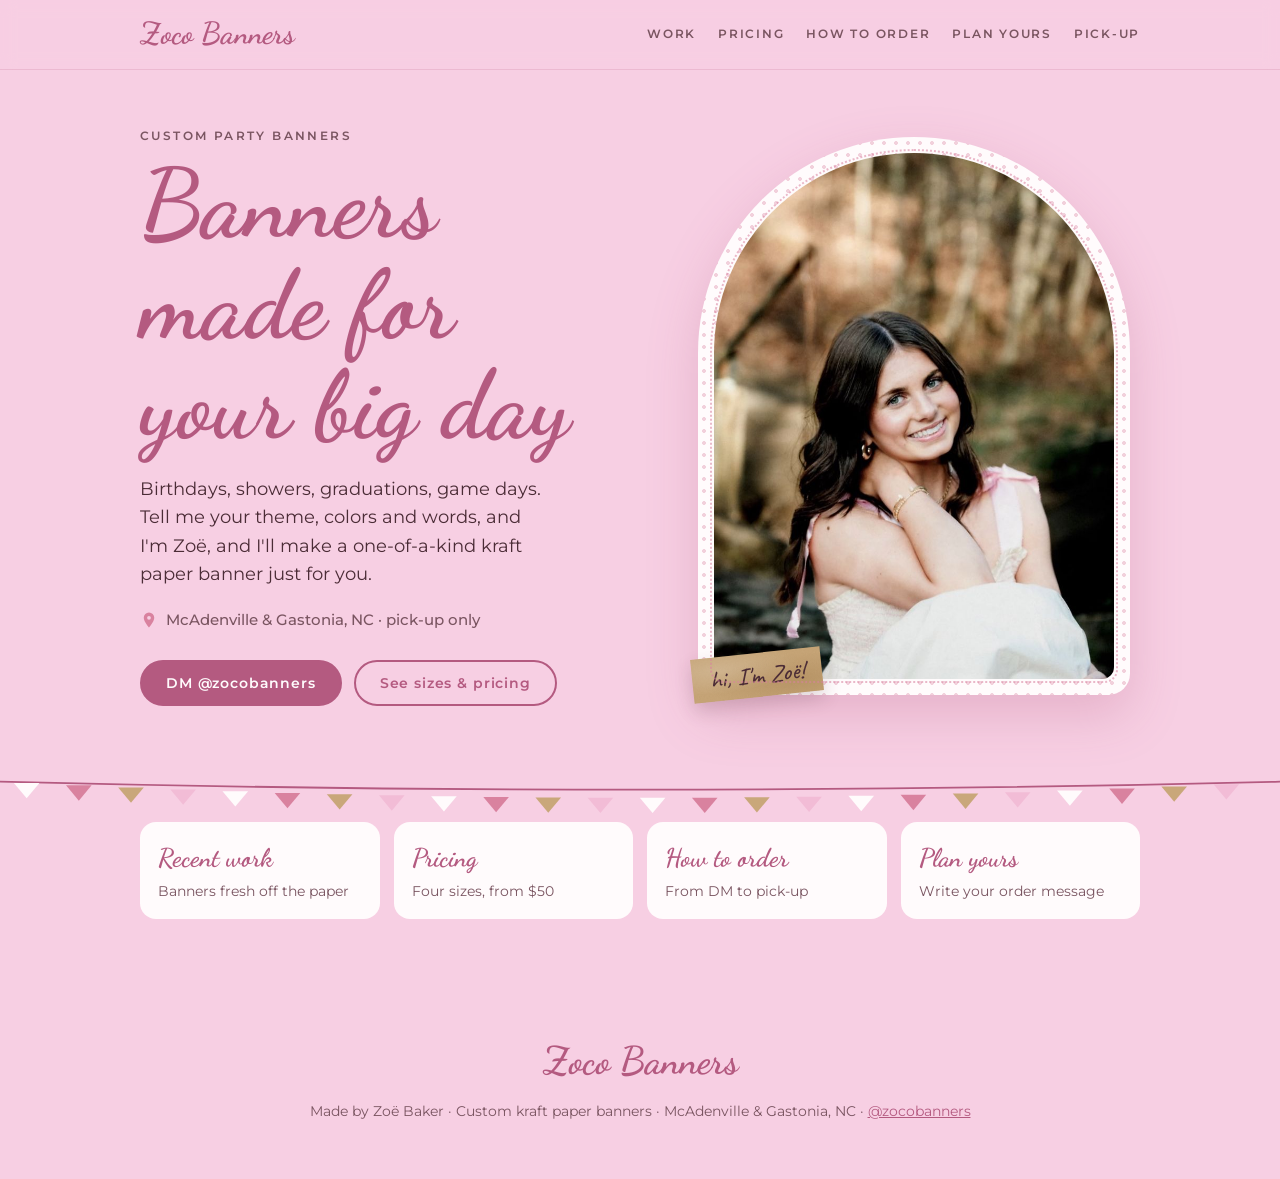
<file: index.html>
<!doctype html>
<html lang="en">
<head>
<meta charset="utf-8">
<meta name="viewport" content="width=device-width, initial-scale=1, viewport-fit=cover">
<title>Zoco Banners | Custom Party Banners in Gastonia &amp; McAdenville, NC</title>
<meta name="description" content="Custom hand-drawn kraft paper party banners by Zoë Baker for birthdays, showers, holidays and game days. Pick-up in McAdenville and Gastonia, NC. Sizes from $50.">
<meta property="og:title" content="Zoco Banners | Custom Party Banners in Gastonia &amp; McAdenville, NC">
<meta property="og:description" content="Custom hand-drawn kraft paper party banners by Zoë Baker for birthdays, showers, holidays and game days. Pick-up in McAdenville and Gastonia, NC. Sizes from $50.">
<meta property="og:type" content="website">
<meta property="og:url" content="https://www.zocobanners.com/">
<link rel="canonical" href="https://www.zocobanners.com/">
<script type="application/ld+json">
{"@context":"https://schema.org","@type":"LocalBusiness","name":"Zoco Banners","description":"Custom kraft paper party banners","founder":{"@type":"Person","name":"Zoë Baker"},"areaServed":["Gastonia, NC","McAdenville, NC"],"address":{"@type":"PostalAddress","addressLocality":"Gastonia","addressRegion":"NC","addressCountry":"US"},"priceRange":"$50-$65","sameAs":["https://www.instagram.com/zocobanners/"]}
</script>
<link rel="preconnect" href="https://fonts.googleapis.com">
<link rel="preconnect" href="https://fonts.gstatic.com" crossorigin>
<link rel="stylesheet" href="https://fonts.googleapis.com/css2?family=Dancing+Script:wght@500;700&family=Montserrat:wght@400;500;600&family=Caveat:wght@500&display=swap">
<link rel="stylesheet" href="styles.css">
</head>
<body>
<nav>
  <div class="wrap">
    <a class="logo" href="index.html">Zoco Banners</a>
    <ul>
      <li><a href="work.html">Work</a></li>
      <li><a href="pricing.html">Pricing</a></li>
      <li><a href="order.html">How to order</a></li>
      <li><a href="plan.html">Plan yours</a></li>
      <li><a href="pickup.html">Pick-up</a></li>
    </ul>
  </div>
</nav>

<main>
<header class="hero" id="top">
  <div class="wrap">
    <div>
      <p class="eyebrow">Custom party banners</p>
      <h1>Banners made for your big day</h1>
      <p class="lede">Birthdays, showers, graduations, game days. Tell me your theme, colors and words, and I'm Zoë, and I'll make a one-of-a-kind kraft paper banner just for you.</p>
      <p class="pin">
        <svg width="18" height="18" viewBox="0 0 24 24" aria-hidden="true"><path fill="#D9829F" d="M12 2a7 7 0 0 0-7 7c0 5.2 7 13 7 13s7-7.8 7-13a7 7 0 0 0-7-7Zm0 9.5A2.5 2.5 0 1 1 12 6.5a2.5 2.5 0 0 1 0 5Z"/></svg>
        McAdenville &amp; Gastonia, NC · pick-up only
      </p>
      <div class="btns">
        <a class="btn primary" href="https://ig.me/m/zocobanners" target="_blank" rel="noopener">DM @zocobanners</a>
        <a class="btn ghost" href="pricing.html">See sizes &amp; pricing</a>
      </div>
    </div>
    <figure class="arch" style="margin:0">
      <img src="[data-uri]" alt="Zoë Baker, the maker behind Zoco Banners, smiling in a white dress with pink ribbon straps">
      <span class="tag kraft">hi, I'm Zoë!</span>
    </figure>
  </div>
</header>

<svg viewBox="0 0 1200 40" preserveAspectRatio="none" style="display:block;width:100%;height:36px" aria-hidden="true">
  <path d="M0 4 Q600 22 1200 4" stroke="#B45A80" stroke-width="2" fill="none"/>
  <g id="flags"></g>
</svg>

<section style="padding-block:8px 64px">
  <div class="wrap">
    <div class="home-links">
      <a href="work.html"><strong>Recent work</strong><span>Banners fresh off the paper</span></a>
      <a href="pricing.html"><strong>Pricing</strong><span>Four sizes, from $50</span></a>
      <a href="order.html"><strong>How to order</strong><span>From DM to pick-up</span></a>
      <a href="plan.html"><strong>Plan yours</strong><span>Write your order message</span></a>
    </div>
  </div>
</section>
</main>

<footer>
  <div class="logo">Zoco Banners</div>
  <p>Made by Zoë Baker · Custom kraft paper banners · McAdenville &amp; Gastonia, NC · <a href="https://www.instagram.com/zocobanners/" target="_blank" rel="noopener">@zocobanners</a></p>
</footer>

<script src="script.js"></script>
</body>
</html>
</file>
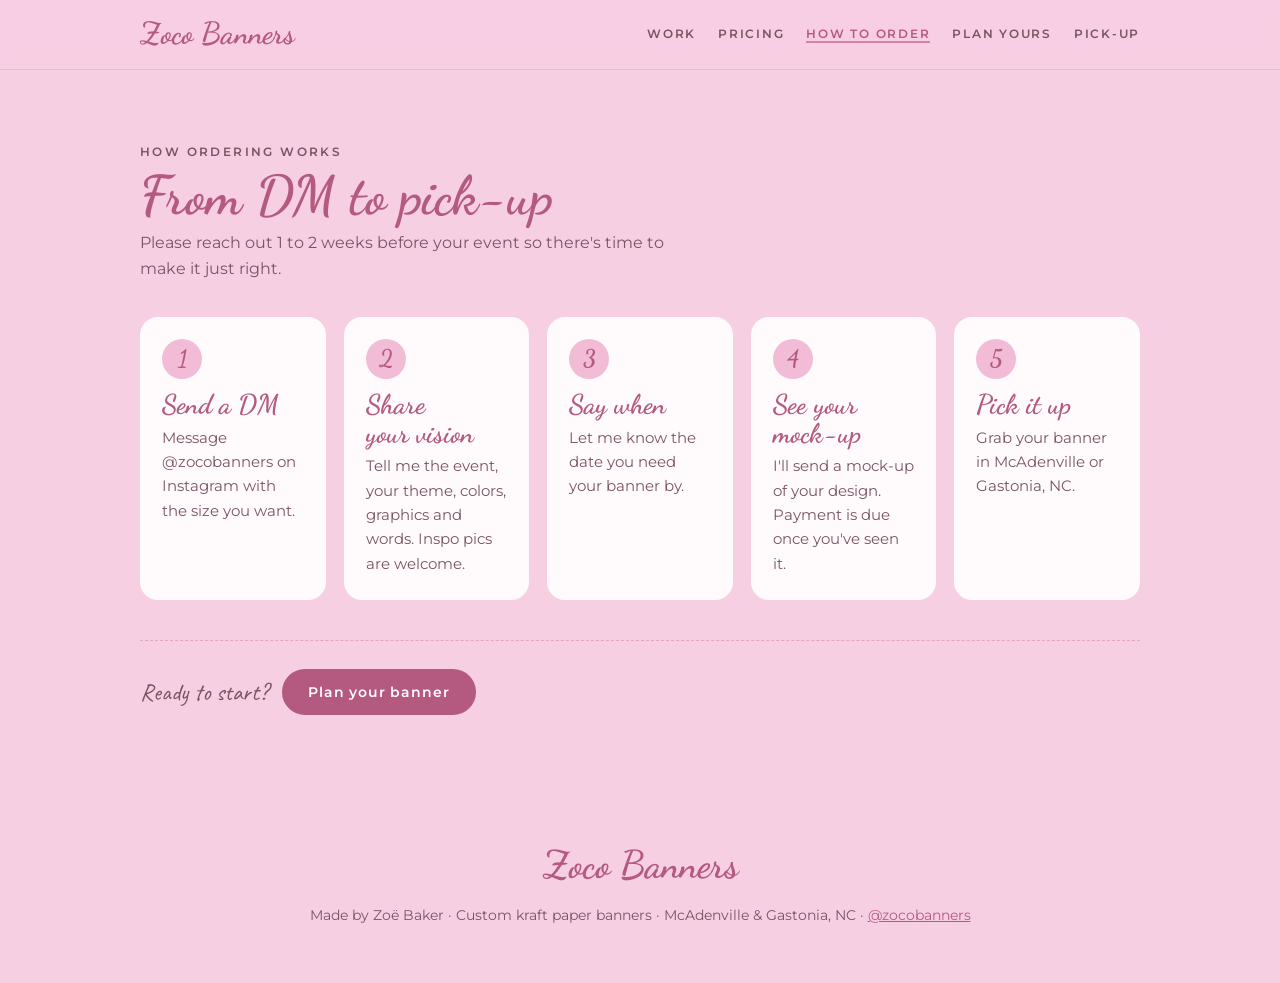
<file: order.html>
<!doctype html>
<html lang="en">
<head>
<meta charset="utf-8">
<meta name="viewport" content="width=device-width, initial-scale=1, viewport-fit=cover">
<title>How to Order | Zoco Banners</title>
<meta name="description" content="How to order a custom banner from Zoco Banners, from your first DM to pick-up in Gastonia or McAdenville, NC.">
<meta property="og:title" content="How to Order | Zoco Banners">
<meta property="og:description" content="How to order a custom banner from Zoco Banners, from your first DM to pick-up in Gastonia or McAdenville, NC.">
<meta property="og:type" content="website">
<meta property="og:url" content="https://www.zocobanners.com/order">
<link rel="canonical" href="https://www.zocobanners.com/order">
<link rel="preconnect" href="https://fonts.googleapis.com">
<link rel="preconnect" href="https://fonts.gstatic.com" crossorigin>
<link rel="stylesheet" href="https://fonts.googleapis.com/css2?family=Dancing+Script:wght@500;700&family=Montserrat:wght@400;500;600&family=Caveat:wght@500&display=swap">
<link rel="stylesheet" href="styles.css">
</head>
<body>
<nav>
  <div class="wrap">
    <a class="logo" href="index.html">Zoco Banners</a>
    <ul>
      <li><a href="work.html">Work</a></li>
      <li><a href="pricing.html">Pricing</a></li>
      <li><a href="order.html" aria-current="page">How to order</a></li>
      <li><a href="plan.html">Plan yours</a></li>
      <li><a href="pickup.html">Pick-up</a></li>
    </ul>
  </div>
</nav>

<main>
<section id="order">
  <div class="wrap">
    <div class="section-head">
      <p class="eyebrow">How ordering works</p>
      <h2>From DM to pick-up</h2>
      <p>Please reach out 1 to 2 weeks before your event so there's time to make it just right.</p>
    </div>
    <ol class="steps">
      <li><h3>Send a DM</h3><p>Message @zocobanners on Instagram with the size you want.</p></li>
      <li><h3>Share your vision</h3><p>Tell me the event, your theme, colors, graphics and words. Inspo pics are welcome.</p></li>
      <li><h3>Say when</h3><p>Let me know the date you need your banner by.</p></li>
      <li><h3>See your mock-up</h3><p>I'll send a mock-up of your design. Payment is due once you've seen it.</p></li>
      <li><h3>Pick it up</h3><p>Grab your banner in McAdenville or Gastonia, NC.</p></li>
    </ol>
    <div class="next"><p>Ready to start?</p><a class="btn primary" href="plan.html">Plan your banner</a></div>
  </div>
</section>
</main>

<footer>
  <div class="logo">Zoco Banners</div>
  <p>Made by Zoë Baker · Custom kraft paper banners · McAdenville &amp; Gastonia, NC · <a href="https://www.instagram.com/zocobanners/" target="_blank" rel="noopener">@zocobanners</a></p>
</footer>

<script src="script.js"></script>
</body>
</html>
</file>
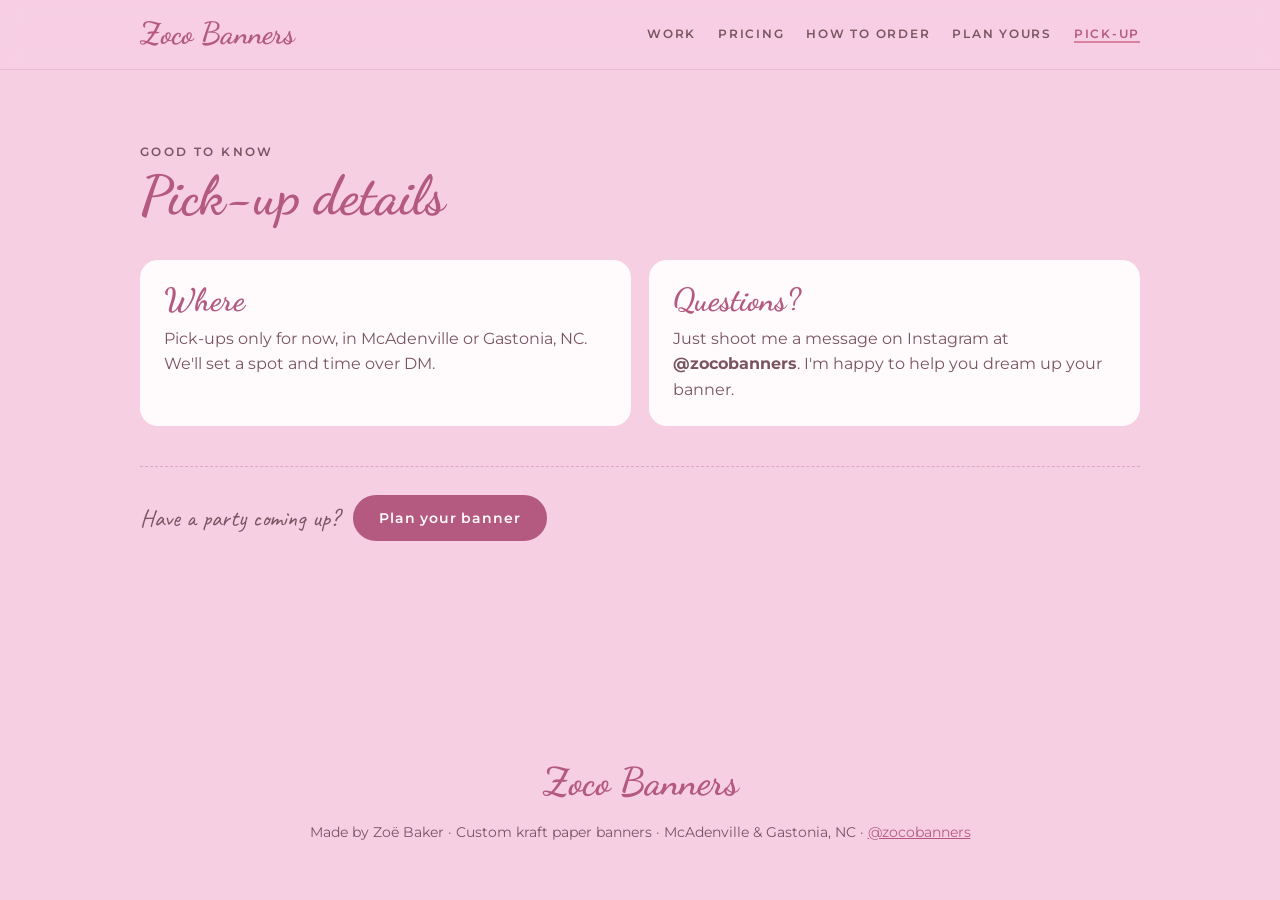
<file: pickup.html>
<!doctype html>
<html lang="en">
<head>
<meta charset="utf-8">
<meta name="viewport" content="width=device-width, initial-scale=1, viewport-fit=cover">
<title>Pick-up Details | Zoco Banners</title>
<meta name="description" content="Zoco Banners pick-up details for McAdenville and Gastonia, NC.">
<meta property="og:title" content="Pick-up Details | Zoco Banners">
<meta property="og:description" content="Zoco Banners pick-up details for McAdenville and Gastonia, NC.">
<meta property="og:type" content="website">
<meta property="og:url" content="https://www.zocobanners.com/pickup">
<link rel="canonical" href="https://www.zocobanners.com/pickup">
<link rel="preconnect" href="https://fonts.googleapis.com">
<link rel="preconnect" href="https://fonts.gstatic.com" crossorigin>
<link rel="stylesheet" href="https://fonts.googleapis.com/css2?family=Dancing+Script:wght@500;700&family=Montserrat:wght@400;500;600&family=Caveat:wght@500&display=swap">
<link rel="stylesheet" href="styles.css">
</head>
<body>
<nav>
  <div class="wrap">
    <a class="logo" href="index.html">Zoco Banners</a>
    <ul>
      <li><a href="work.html">Work</a></li>
      <li><a href="pricing.html">Pricing</a></li>
      <li><a href="order.html">How to order</a></li>
      <li><a href="plan.html">Plan yours</a></li>
      <li><a href="pickup.html" aria-current="page">Pick-up</a></li>
    </ul>
  </div>
</nav>

<main>
<section id="pickup">
  <div class="wrap">
    <div class="section-head">
      <p class="eyebrow">Good to know</p>
      <h2>Pick-up details</h2>
    </div>
    <div class="pickup">
      <div class="card">
        <h3>Where</h3>
        <p>Pick-ups only for now, in McAdenville or Gastonia, NC. We'll set a spot and time over DM.</p>
      </div>
      <div class="card">
        <h3>Questions?</h3>
        <p>Just shoot me a message on Instagram at <strong>@zocobanners</strong>. I'm happy to help you dream up your banner.</p>
      </div>
    </div>
    <div class="next"><p>Have a party coming up?</p><a class="btn primary" href="plan.html">Plan your banner</a></div>
  </div>
</section>
</main>

<footer>
  <div class="logo">Zoco Banners</div>
  <p>Made by Zoë Baker · Custom kraft paper banners · McAdenville &amp; Gastonia, NC · <a href="https://www.instagram.com/zocobanners/" target="_blank" rel="noopener">@zocobanners</a></p>
</footer>

<script src="script.js"></script>
</body>
</html>
</file>
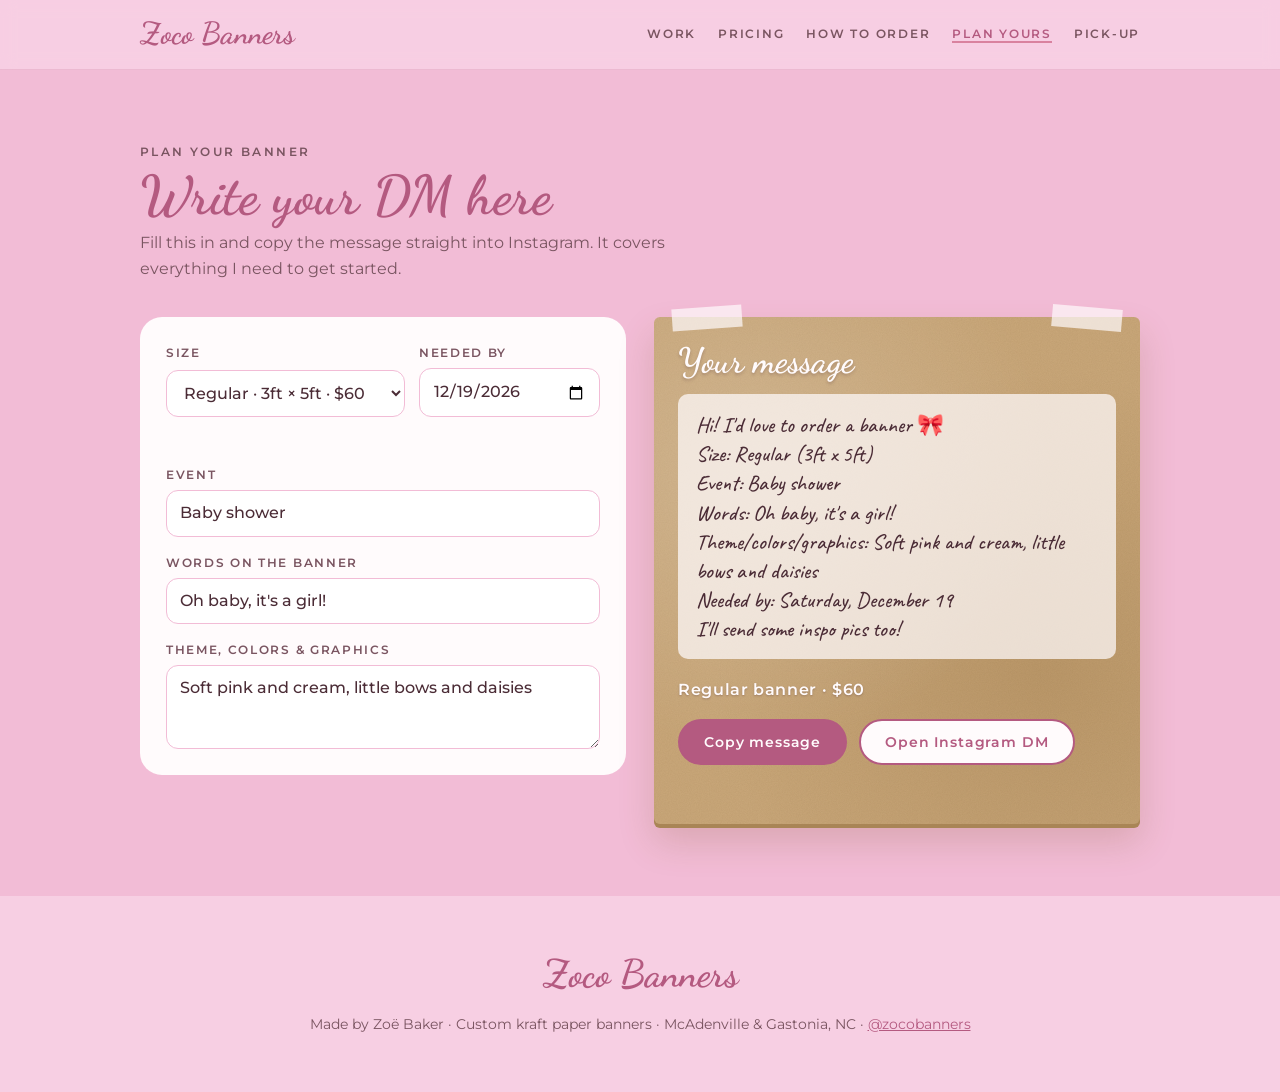
<file: plan.html>
<!doctype html>
<html lang="en">
<head>
<meta charset="utf-8">
<meta name="viewport" content="width=device-width, initial-scale=1, viewport-fit=cover">
<title>Plan Your Banner | Zoco Banners</title>
<meta name="description" content="Plan your custom banner and write your order message for Zoco Banners in seconds.">
<meta property="og:title" content="Plan Your Banner | Zoco Banners">
<meta property="og:description" content="Plan your custom banner and write your order message for Zoco Banners in seconds.">
<meta property="og:type" content="website">
<meta property="og:url" content="https://www.zocobanners.com/plan">
<link rel="canonical" href="https://www.zocobanners.com/plan">
<link rel="preconnect" href="https://fonts.googleapis.com">
<link rel="preconnect" href="https://fonts.gstatic.com" crossorigin>
<link rel="stylesheet" href="https://fonts.googleapis.com/css2?family=Dancing+Script:wght@500;700&family=Montserrat:wght@400;500;600&family=Caveat:wght@500&display=swap">
<link rel="stylesheet" href="styles.css">
</head>
<body>
<nav>
  <div class="wrap">
    <a class="logo" href="index.html">Zoco Banners</a>
    <ul>
      <li><a href="work.html">Work</a></li>
      <li><a href="pricing.html">Pricing</a></li>
      <li><a href="order.html">How to order</a></li>
      <li><a href="plan.html" aria-current="page">Plan yours</a></li>
      <li><a href="pickup.html">Pick-up</a></li>
    </ul>
  </div>
</nav>

<main>
<section id="plan">
  <div class="wrap">
    <div class="section-head">
      <p class="eyebrow">Plan your banner</p>
      <h2>Write your DM here</h2>
      <p>Fill this in and copy the message straight into Instagram. It covers everything I need to get started.</p>
    </div>
    <div class="planner">
      <form id="f" autocomplete="off">
        <div class="row">
          <label for="size">Size
            <select id="size"></select>
          </label>
          <label for="date">Needed by
            <input id="date" type="date">
          </label>
        </div>
        <p class="note" id="dateNote" aria-live="polite"></p>
        <label for="event">Event
          <input id="event" type="text" value="Baby shower">
        </label>
        <label for="words">Words on the banner
          <input id="words" type="text" value="Oh baby, it's a girl!">
        </label>
        <label for="theme">Theme, colors &amp; graphics
          <textarea id="theme">Soft pink and cream, little bows and daisies</textarea>
        </label>
      </form>
      <div class="preview kraft">
        <h3>Your message</h3>
        <pre id="msg"></pre>
        <p class="total" id="total"></p>
        <div class="btns" style="margin-top:0">
          <button class="btn primary" id="copy" type="button">Copy message</button>
          <a class="btn ghost" style="background:var(--lace)" href="https://ig.me/m/zocobanners" target="_blank" rel="noopener">Open Instagram DM</a>
        </div>
        <p class="copied" id="copied" aria-live="polite"></p>
      </div>
    </div>
  </div>
</section>
</main>

<footer>
  <div class="logo">Zoco Banners</div>
  <p>Made by Zoë Baker · Custom kraft paper banners · McAdenville &amp; Gastonia, NC · <a href="https://www.instagram.com/zocobanners/" target="_blank" rel="noopener">@zocobanners</a></p>
</footer>

<script src="script.js"></script>
</body>
</html>
</file>
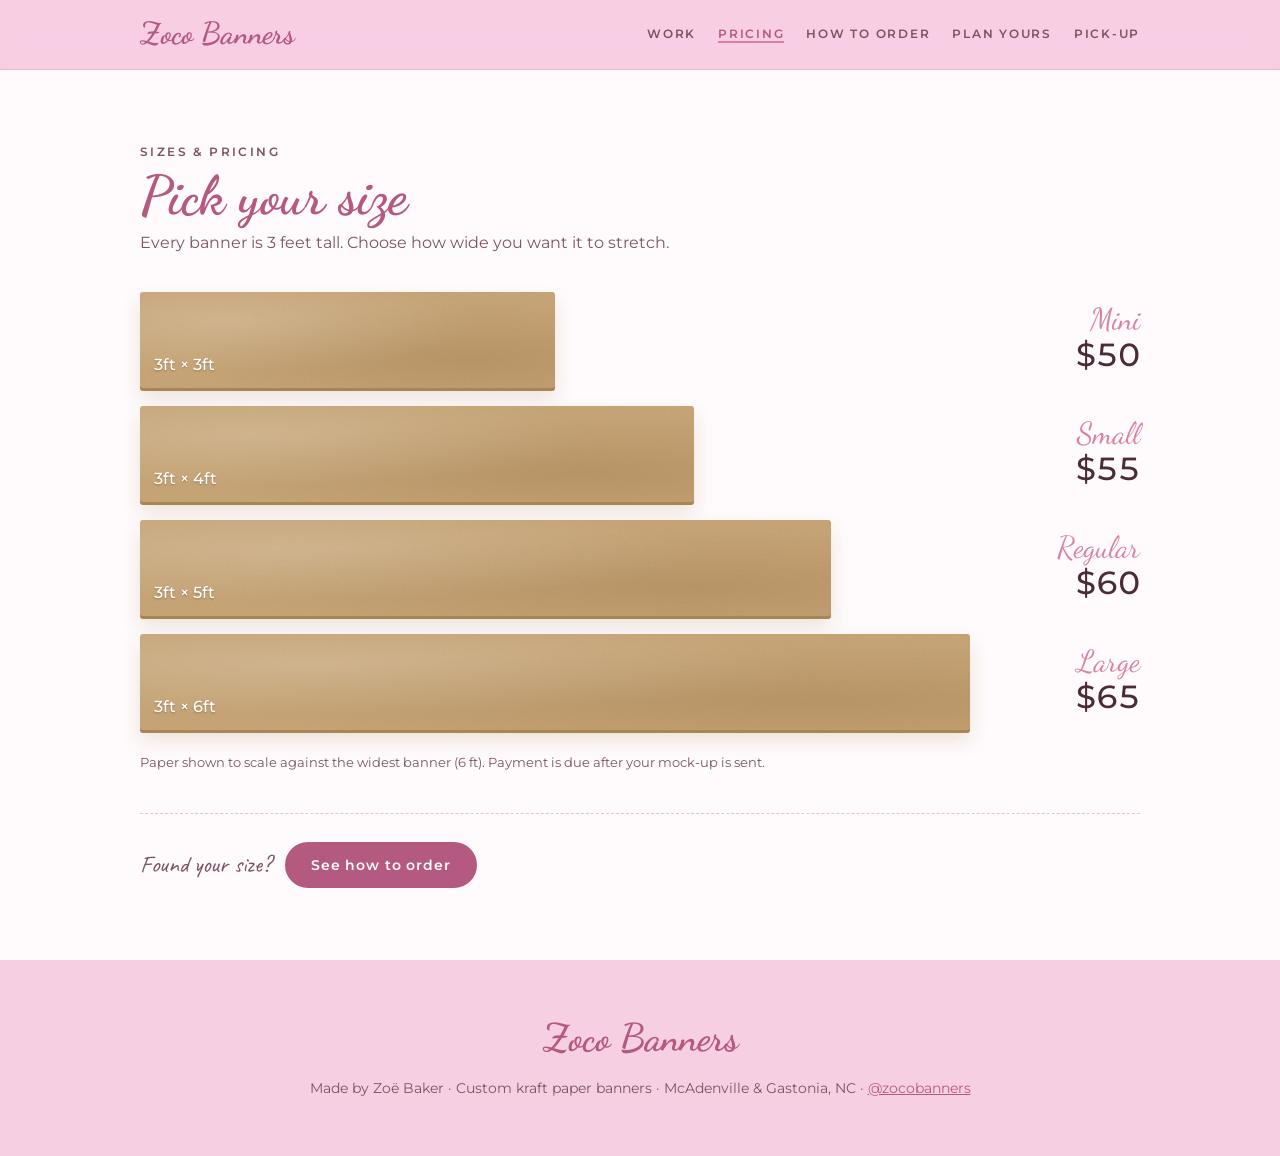
<file: pricing.html>
<!doctype html>
<html lang="en">
<head>
<meta charset="utf-8">
<meta name="viewport" content="width=device-width, initial-scale=1, viewport-fit=cover">
<title>Sizes &amp; Pricing | Zoco Banners</title>
<meta name="description" content="Zoco Banners sizes and prices: Mini 3x3 ft $50, Small 3x4 ft $55, Regular 3x5 ft $60, Large 3x6 ft $65.">
<meta property="og:title" content="Sizes &amp; Pricing | Zoco Banners">
<meta property="og:description" content="Zoco Banners sizes and prices: Mini 3x3 ft $50, Small 3x4 ft $55, Regular 3x5 ft $60, Large 3x6 ft $65.">
<meta property="og:type" content="website">
<meta property="og:url" content="https://www.zocobanners.com/pricing">
<link rel="canonical" href="https://www.zocobanners.com/pricing">
<link rel="preconnect" href="https://fonts.googleapis.com">
<link rel="preconnect" href="https://fonts.gstatic.com" crossorigin>
<link rel="stylesheet" href="https://fonts.googleapis.com/css2?family=Dancing+Script:wght@500;700&family=Montserrat:wght@400;500;600&family=Caveat:wght@500&display=swap">
<link rel="stylesheet" href="styles.css">
</head>
<body>
<nav>
  <div class="wrap">
    <a class="logo" href="index.html">Zoco Banners</a>
    <ul>
      <li><a href="work.html">Work</a></li>
      <li><a href="pricing.html" aria-current="page">Pricing</a></li>
      <li><a href="order.html">How to order</a></li>
      <li><a href="plan.html">Plan yours</a></li>
      <li><a href="pickup.html">Pick-up</a></li>
    </ul>
  </div>
</nav>

<main>
<section id="pricing">
  <div class="wrap">
    <div class="section-head">
      <p class="eyebrow">Sizes &amp; pricing</p>
      <h2>Pick your size</h2>
      <p>Every banner is 3 feet tall. Choose how wide you want it to stretch.</p>
    </div>
    <div class="sizes" id="sizes"></div>
    <p class="scale">Paper shown to scale against the widest banner (6 ft). Payment is due after your mock-up is sent.</p>
    <div class="next"><p>Found your size?</p><a class="btn primary" href="order.html">See how to order</a></div>
  </div>
</section>
</main>

<footer>
  <div class="logo">Zoco Banners</div>
  <p>Made by Zoë Baker · Custom kraft paper banners · McAdenville &amp; Gastonia, NC · <a href="https://www.instagram.com/zocobanners/" target="_blank" rel="noopener">@zocobanners</a></p>
</footer>

<script src="script.js"></script>
</body>
</html>
</file>
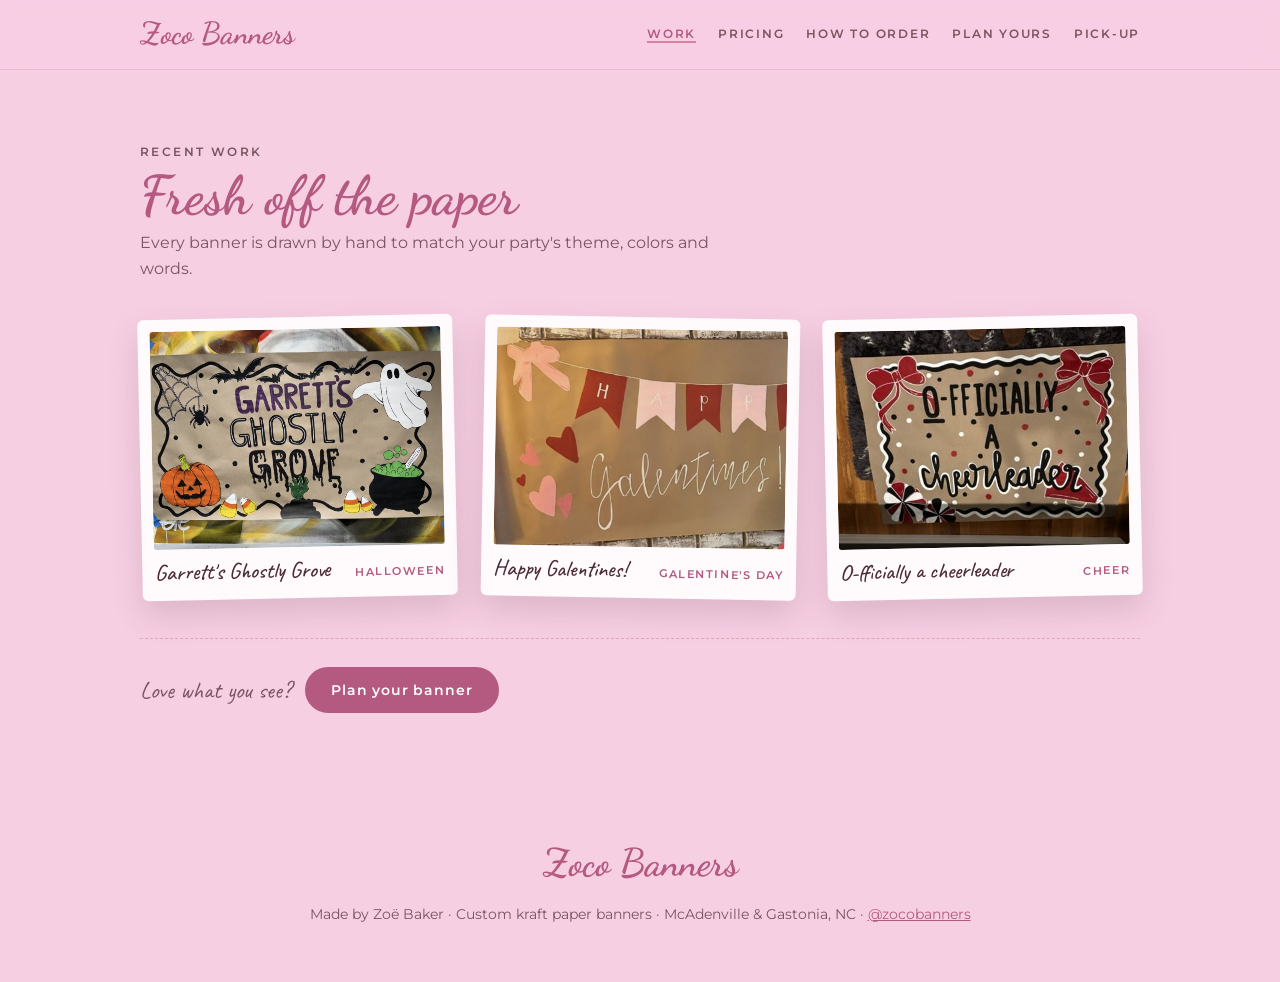
<file: work.html>
<!doctype html>
<html lang="en">
<head>
<meta charset="utf-8">
<meta name="viewport" content="width=device-width, initial-scale=1, viewport-fit=cover">
<title>Recent Work | Zoco Banners</title>
<meta name="description" content="See recent custom party banners by Zoco Banners: Halloween, Galentine's Day, cheer and more.">
<meta property="og:title" content="Recent Work | Zoco Banners">
<meta property="og:description" content="See recent custom party banners by Zoco Banners: Halloween, Galentine's Day, cheer and more.">
<meta property="og:type" content="website">
<meta property="og:url" content="https://www.zocobanners.com/work">
<link rel="canonical" href="https://www.zocobanners.com/work">
<link rel="preconnect" href="https://fonts.googleapis.com">
<link rel="preconnect" href="https://fonts.gstatic.com" crossorigin>
<link rel="stylesheet" href="https://fonts.googleapis.com/css2?family=Dancing+Script:wght@500;700&family=Montserrat:wght@400;500;600&family=Caveat:wght@500&display=swap">
<link rel="stylesheet" href="styles.css">
</head>
<body>
<nav>
  <div class="wrap">
    <a class="logo" href="index.html">Zoco Banners</a>
    <ul>
      <li><a href="work.html" aria-current="page">Work</a></li>
      <li><a href="pricing.html">Pricing</a></li>
      <li><a href="order.html">How to order</a></li>
      <li><a href="plan.html">Plan yours</a></li>
      <li><a href="pickup.html">Pick-up</a></li>
    </ul>
  </div>
</nav>

<main>
<section id="work">
  <div class="wrap">
    <div class="section-head">
      <p class="eyebrow">Recent work</p>
      <h2>Fresh off the paper</h2>
      <p>Every banner is drawn by hand to match your party's theme, colors and words.</p>
    </div>
    <div class="work">
      <figure>
        <img src="[data-uri]" alt="Halloween kraft paper banner reading Garrett's Ghostly Grove, with a ghost, jack-o'-lantern, cauldron, bats and candy corn" loading="lazy">
        <figcaption><span class="cap">Garrett's Ghostly Grove</span><span class="occ">Halloween</span></figcaption>
      </figure>
      <figure>
        <img src="[data-uri]" alt="Kraft paper banner with red and pink pennants spelling Happy, Galentines in white script, a pink bow and hearts" loading="lazy">
        <figcaption><span class="cap">Happy Galentines!</span><span class="occ">Galentine's Day</span></figcaption>
      </figure>
      <figure>
        <img src="[data-uri]" alt="Kraft paper banner reading O-fficially a cheerleader with red bows, a megaphone, pom-poms and polka dots" loading="lazy">
        <figcaption><span class="cap">O-fficially a cheerleader</span><span class="occ">Cheer</span></figcaption>
      </figure>
    </div>
    <div class="next"><p>Love what you see?</p><a class="btn primary" href="plan.html">Plan your banner</a></div>
  </div>
</section>
</main>

<footer>
  <div class="logo">Zoco Banners</div>
  <p>Made by Zoë Baker · Custom kraft paper banners · McAdenville &amp; Gastonia, NC · <a href="https://www.instagram.com/zocobanners/" target="_blank" rel="noopener">@zocobanners</a></p>
</footer>

<script src="script.js"></script>
</body>
</html>
</file>
<file: styles.css>
:root{
  color-scheme: light;
  --blush:#F7CFE3;
  --blush-deep:#F2BCD6;
  --rose:#D9829F;
  --rose-ink:#B45A80;
  --kraft:#C9A77A;
  --kraft-dark:#A98556;
  --lace:#FFFBFC;
  --cocoa:#4B2C36;
  --cocoa-soft:#7A5561;
  --script:"Dancing Script","Brush Script MT",cursive;
  --sans:"Montserrat","Helvetica Neue",Arial,sans-serif;
  --hand:"Caveat","Comic Sans MS",cursive;
}
*{box-sizing:border-box}
body{background:var(--blush);color:var(--cocoa);font-family:var(--sans);font-size:16px;line-height:1.6;margin:0}
.wrap{max-width:1040px;margin:0 auto;padding-inline:20px}
h1,h2,h3{font-family:var(--script);font-weight:700;color:var(--rose-ink);line-height:1.05;margin:0;text-wrap:balance}
h2{font-size:clamp(2.4rem,6vw,3.4rem)}
p{margin:0}
a{color:var(--rose-ink)}
:focus-visible{outline:3px solid var(--rose-ink);outline-offset:3px;border-radius:6px}

/* kraft paper texture */
.kraft{
  background-color:var(--kraft);
  background-image:
    radial-gradient(ellipse at 20% 30%,rgba(255,255,255,.18),transparent 55%),
    radial-gradient(ellipse at 80% 70%,rgba(120,80,30,.18),transparent 60%),
    url("data:image/svg+xml,%3Csvg xmlns='http://www.w3.org/2000/svg' width='160' height='160'%3E%3Cfilter id='n'%3E%3CfeTurbulence type='fractalNoise' baseFrequency='.9' numOctaves='3' stitchTiles='stitch'/%3E%3CfeColorMatrix values='0 0 0 0 .35 0 0 0 0 .22 0 0 0 0 .08 0 0 0 .22 0'/%3E%3C/filter%3E%3Crect width='100%25' height='100%25' filter='url(%23n)'/%3E%3C/svg%3E");
}

/* nav */
nav{position:sticky;top:env(safe-area-inset-top,0px);z-index:10;background:color-mix(in srgb,var(--blush) 88%,transparent);backdrop-filter:blur(8px);border-bottom:1px solid rgba(180,90,128,.18)}
nav .wrap{display:flex;align-items:center;justify-content:space-between;gap:16px;padding-block:10px}
.logo{font-family:var(--script);font-size:1.9rem;font-weight:700;color:var(--rose-ink);text-decoration:none}
nav ul{display:flex;gap:22px;list-style:none;margin:0;padding:0;font-size:.78rem;letter-spacing:.14em;text-transform:uppercase;font-weight:600}
nav ul a{text-decoration:none;color:var(--cocoa-soft)}
nav ul a:hover{color:var(--rose-ink)}
nav ul a[aria-current="page"]{color:var(--rose-ink);border-bottom:2px solid var(--rose)}
@media (max-width:760px){
  nav .wrap{flex-direction:column;gap:4px;padding-block:8px 0}
  nav ul{width:100%;justify-content:flex-start;gap:18px;overflow-x:auto;padding-bottom:10px;scrollbar-width:none;font-size:.72rem}
  nav ul::-webkit-scrollbar{display:none}
  nav ul a{white-space:nowrap}
}

/* hero */
.hero .wrap{display:grid;grid-template-columns:1.05fr .95fr;gap:48px;align-items:center;padding-block:56px 72px}
.eyebrow{font-size:.75rem;letter-spacing:.2em;text-transform:uppercase;font-weight:600;color:var(--cocoa-soft)}
.hero h1{font-size:clamp(3.4rem,9vw,6rem);margin:10px 0 18px}
.hero .lede{font-size:1.1rem;max-width:34ch;color:var(--cocoa)}
.pin{display:flex;align-items:center;gap:8px;margin-top:20px;font-weight:500;color:var(--cocoa-soft);font-size:.95rem}
.pin svg{flex:none}
.btns{display:flex;flex-wrap:wrap;gap:12px;margin-top:28px}
.btn{display:inline-flex;align-items:center;gap:8px;padding:14px 24px;border-radius:999px;font:600 .88rem/1 var(--sans);letter-spacing:.06em;text-decoration:none;border:2px solid var(--rose-ink);cursor:pointer;transition:transform .2s,background .2s,color .2s}
.btn.primary{background:var(--rose-ink);color:var(--lace)}
.btn.ghost{background:transparent;color:var(--rose-ink)}
.btn:hover{transform:translateY(-2px)}
.btn.ghost:hover{background:var(--lace)}

/* lace arch frame around photo */
.arch{position:relative;justify-self:center;width:min(100%,400px)}
.arch::before{content:"";position:absolute;inset:-16px;border-radius:220px 220px 22px 22px;
  background:radial-gradient(circle,rgba(217,130,159,.35) 1.6px,transparent 2.2px) 0 0/12px 12px,var(--lace);
  box-shadow:0 20px 50px rgba(180,90,128,.25)}
.arch::after{content:"";position:absolute;inset:-4px;border-radius:210px 210px 14px 14px;border:2px dotted rgba(217,130,159,.55);pointer-events:none}
.arch img{position:relative;display:block;width:100%;aspect-ratio:760/1000;object-fit:cover;object-position:50% 30%;border-radius:200px 200px 12px 12px}
.arch .tag{position:absolute;bottom:-18px;left:-22px;transform:rotate(-6deg);padding:10px 18px;font:500 1.5rem/1 var(--hand);color:var(--cocoa);box-shadow:0 8px 18px rgba(75,44,54,.18)}
@media (max-width:800px){
  .hero .wrap{grid-template-columns:1fr;gap:56px;padding-block:36px 64px}
  .arch{order:-1;width:min(82%,340px)}
  .arch .tag{left:-10px}
}


/* sections */
section{padding-block:72px}
.section-head{display:flex;flex-direction:column;gap:6px;margin-bottom:36px}
.section-head p{color:var(--cocoa-soft);max-width:52ch}

/* pricing */
#pricing{background:var(--lace)}
.sizes{display:grid;gap:18px}
.size{display:grid;grid-template-columns:minmax(0,1fr) 150px;align-items:center;gap:20px}
.size .sheet{height:96px;border-radius:3px;position:relative;box-shadow:0 3px 0 var(--kraft-dark),0 10px 20px rgba(120,80,30,.15);display:flex;align-items:flex-end;padding:10px 14px;color:#fff;font-weight:500;font-size:1rem;text-shadow:0 1px 2px rgba(0,0,0,.25);transition:transform .25s}
.size:hover .sheet{transform:rotate(-.6deg) translateY(-2px)}
.size .sheet::before{content:"";position:absolute;top:-6px;left:10%;right:10%;height:12px;background:rgba(255,255,255,.55);transform:rotate(-1deg);opacity:.0}
.size .label{text-align:right}
.size .label .name{font-family:var(--script);font-size:1.9rem;color:var(--rose);line-height:1}
.size .label .price{font-size:2rem;font-weight:500;color:var(--cocoa);font-variant-numeric:tabular-nums;line-height:1.2}
.scale{margin-top:22px;font-size:.82rem;color:var(--cocoa-soft)}
@media (max-width:520px){
  .size{grid-template-columns:minmax(0,1fr) 92px;gap:12px}
  .size .sheet{height:70px;font-size:.85rem}
  .size .label .name{font-size:1.4rem}
  .size .label .price{font-size:1.4rem}
}

/* ordering steps */
.steps{list-style:none;margin:0;padding:0;display:grid;grid-template-columns:repeat(auto-fit,minmax(220px,1fr));gap:18px;counter-reset:s}
.steps{grid-template-columns:repeat(auto-fit,minmax(180px,1fr))}
@media (min-width:900px){.steps{grid-template-columns:repeat(5,1fr)}}
.steps li{counter-increment:s;background:var(--lace);border-radius:18px;padding:22px 22px 24px;position:relative}
.steps li::before{content:counter(s);display:grid;place-items:center;width:40px;height:40px;border-radius:50%;background:var(--blush-deep);color:var(--rose-ink);font:700 1.5rem/1 var(--script);margin-bottom:12px}
.steps h3{font-size:1.7rem;margin-bottom:6px}
.steps p{font-size:.95rem;color:var(--cocoa-soft)}

/* planner */
#plan{background:var(--blush-deep)}
.planner{display:grid;grid-template-columns:1fr 1fr;gap:28px;align-items:start}
@media (max-width:800px){.planner{grid-template-columns:1fr}}
form{background:var(--lace);border-radius:22px;padding:26px;display:grid;gap:16px}
label{display:grid;gap:6px;font-size:.75rem;letter-spacing:.14em;text-transform:uppercase;font-weight:600;color:var(--cocoa-soft)}
input,select,textarea{font:500 1rem/1.4 var(--sans);color:var(--cocoa);background:#fff;border:1.5px solid var(--blush-deep);border-radius:12px;padding:11px 13px;width:100%;text-transform:none;letter-spacing:0}
textarea{resize:vertical;min-height:84px}
input:focus,select:focus,textarea:focus{outline:none;border-color:var(--rose)}
.row{display:grid;grid-template-columns:1.4fr 1fr;gap:14px}
@media (max-width:460px){.row{grid-template-columns:1fr}}
.note{font-size:.85rem;color:var(--rose-ink);font-weight:500;min-height:1.2em;text-transform:none;letter-spacing:0}
.preview{border-radius:6px;padding:26px 24px 30px;position:relative;box-shadow:0 4px 0 var(--kraft-dark),0 18px 36px rgba(120,80,30,.2)}
.preview::before,.preview::after{content:"";position:absolute;top:-10px;width:70px;height:22px;background:rgba(255,251,252,.7);transform:rotate(-4deg)}
.preview::before{left:18px}
.preview::after{right:18px;transform:rotate(5deg)}
.preview h3{color:var(--lace);font-size:2.2rem;text-shadow:0 2px 3px rgba(75,44,54,.25)}
.preview pre{white-space:pre-wrap;font:500 1.35rem/1.35 var(--hand);color:var(--cocoa);margin:14px 0 18px;background:rgba(255,251,252,.72);padding:16px 18px;border-radius:10px}
.preview .total{color:var(--lace);font-weight:600;letter-spacing:.04em;margin-bottom:16px;text-shadow:0 1px 2px rgba(75,44,54,.3)}
.copied{font-size:.9rem;color:var(--lace);margin-top:10px;min-height:1.3em;font-weight:500}

.work{display:grid;grid-template-columns:repeat(3,minmax(0,1fr));gap:28px;align-items:start}
@media (max-width:860px){.work{grid-template-columns:1fr;max-width:560px}}
.work figure{margin:0;background:var(--lace);padding:12px 12px 14px;border-radius:6px;box-shadow:0 14px 32px rgba(75,44,54,.16);transition:transform .3s}
.work figure:nth-child(odd){transform:rotate(-1.2deg)}
.work figure:nth-child(even){transform:rotate(1deg)}
.work figure:hover{transform:rotate(0) translateY(-3px)}
.work img{display:block;width:100%;aspect-ratio:4/3;object-fit:cover;border-radius:3px}
.work figcaption{display:flex;justify-content:space-between;align-items:baseline;gap:10px;margin-top:10px}
.work .cap{font:500 1.4rem/1.2 var(--hand);color:var(--cocoa)}
.work .occ{font-size:.7rem;letter-spacing:.14em;text-transform:uppercase;font-weight:600;color:var(--rose-ink);white-space:nowrap}

/* pickup */
.pickup{display:grid;grid-template-columns:1fr 1fr;gap:18px}
@media (max-width:700px){.pickup{grid-template-columns:1fr}}
.pickup .card{background:var(--lace);border-radius:18px;padding:24px}
.pickup h3{font-size:2rem;margin-bottom:8px}
.pickup p{color:var(--cocoa-soft)}

footer{padding-block:48px 56px;text-align:center}
footer .logo{font-size:2.4rem}
footer p{color:var(--cocoa-soft);font-size:.9rem;margin-top:8px}

@media (prefers-reduced-motion:reduce){*{transition:none!important}}

html,body{height:100%}
body{display:flex;flex-direction:column}
main{flex:1}
.next{display:flex;flex-wrap:wrap;align-items:center;gap:14px;margin-top:40px;padding-top:28px;border-top:1px dashed rgba(180,90,128,.35)}
.next p{font-family:var(--hand);font-size:1.5rem;color:var(--cocoa-soft)}
.home-links{display:grid;grid-template-columns:repeat(auto-fit,minmax(170px,1fr));gap:14px}
.home-links a{display:grid;gap:2px;background:var(--lace);border-radius:16px;padding:16px 18px;text-decoration:none;color:var(--cocoa);transition:transform .2s}
.home-links a:hover{transform:translateY(-3px)}
.home-links strong{font-family:var(--script);font-size:1.6rem;color:var(--rose-ink);font-weight:700}
.home-links span{font-size:.85rem;color:var(--cocoa-soft)}
</file>
